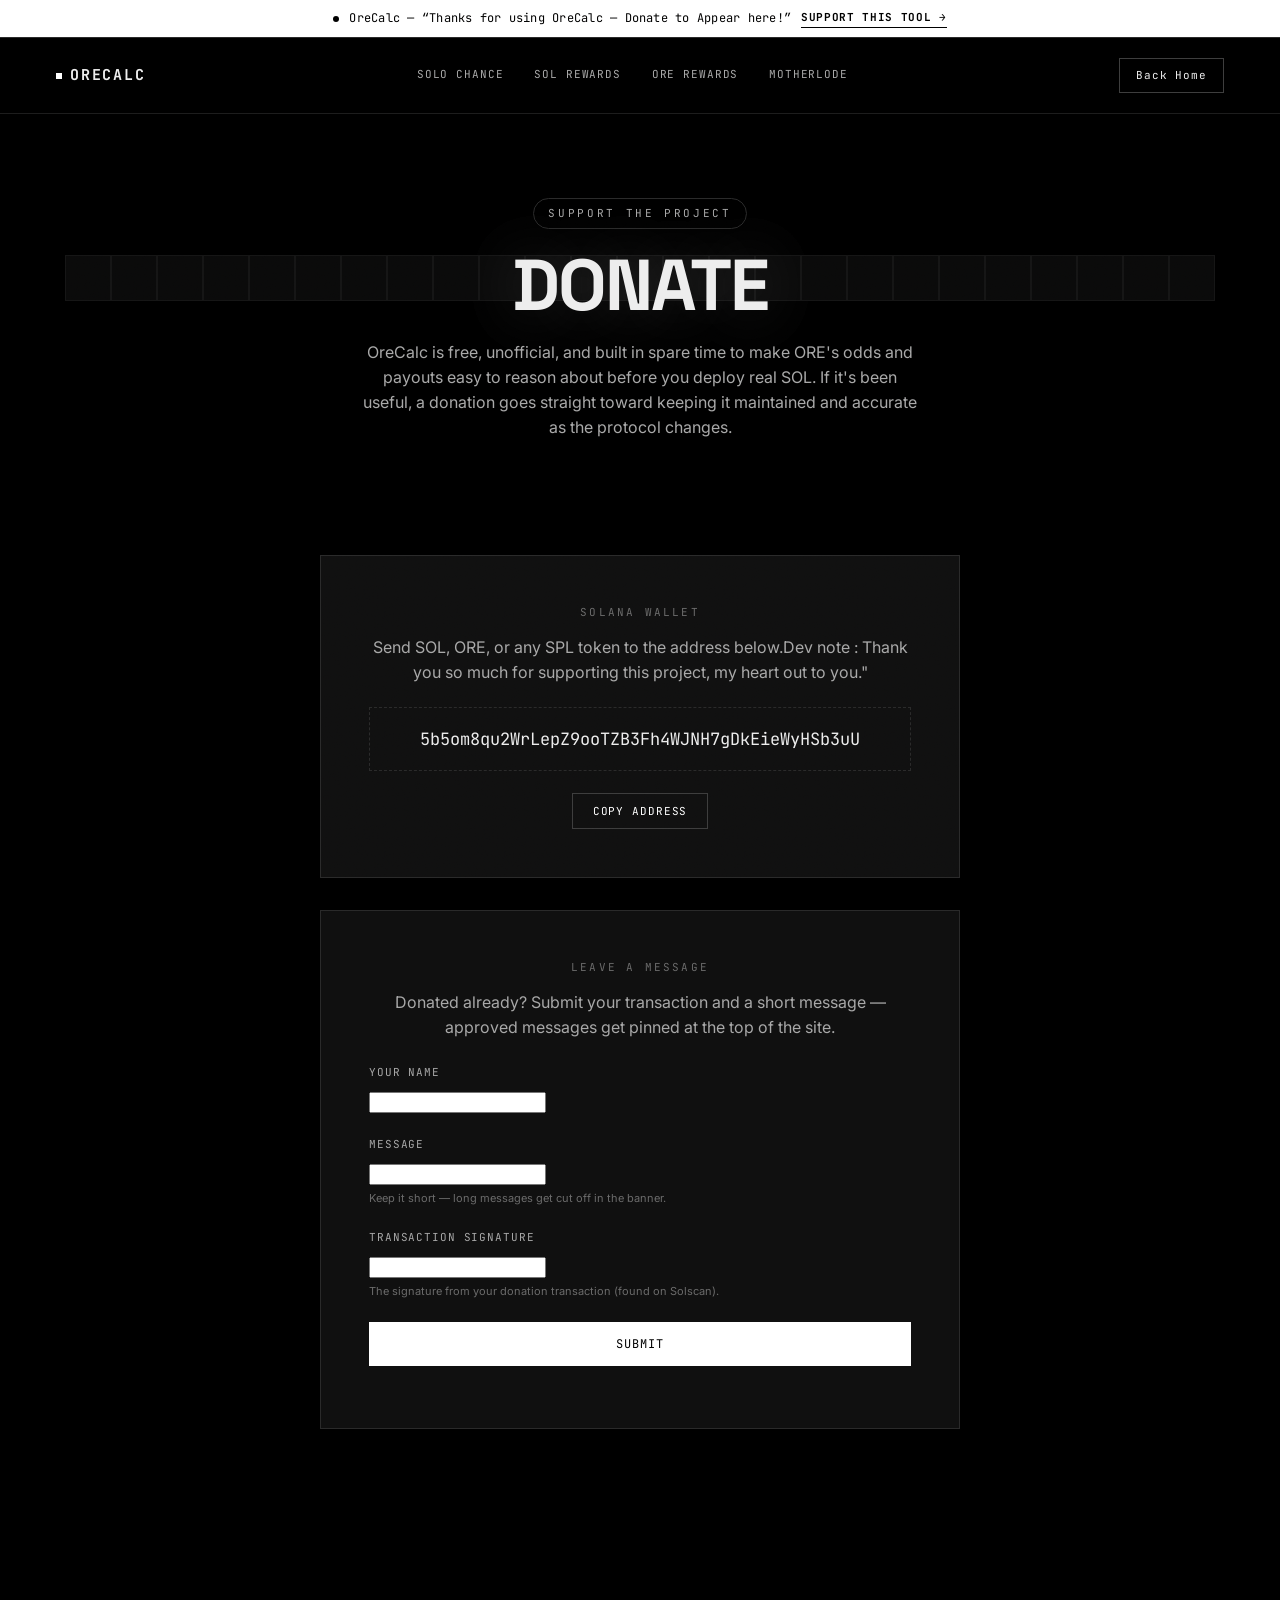
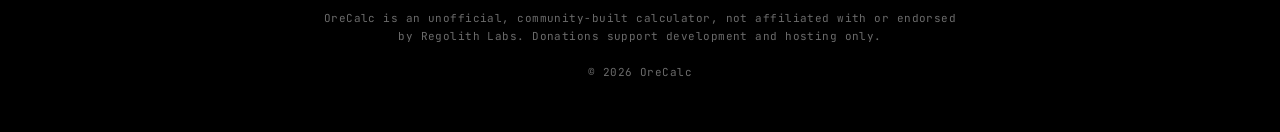
<file: donations.html>
<!DOCTYPE html>
<html lang="en">
<head>
<meta charset="UTF-8" />
<meta name="viewport" content="width=device-width, initial-scale=1.0" />
<title>Donate — OreCalc</title>
<link rel="preconnect" href="https://fonts.googleapis.com">
<link href="https://fonts.googleapis.com/css2?family=Space+Grotesk:wght@500;700&family=JetBrains+Mono:wght@400;500;700&family=Inter:wght@400;500&display=swap" rel="stylesheet">
<link rel="stylesheet" href="css/style.css" />
</head>
<body>
<div class="grain"></div>

<nav class="nav">
  <div class="nav__logo"><a href="index.html" style="display:flex;align-items:center;gap:8px;"><span class="dot"></span>ORECALC</a></div>
  <div class="nav__links">
    <a href="index.html#solo-chance">Solo Chance</a>
    <a href="index.html#sol-rewards">SOL Rewards</a>
    <a href="index.html#ore-rewards">ORE Rewards</a>
    <a href="index.html#motherlode">Motherlode</a>
  </div>
  <a class="nav__cta" href="index.html">Back Home</a>
</nav>

<header class="hero" style="min-height: 60vh; padding-top: 198px;">
  <div class="hero__grid-bg" id="hero-grid" style="opacity:0.5;"></div>
  <span class="hero__kicker">Support the project</span>
  <h1 class="hero__title" style="font-size: clamp(36px, 7vw, 72px);">DONATE</h1>
  <p class="hero__sub">OreCalc is free, unofficial, and built in spare time to make ORE's odds and payouts easy to reason about before you deploy real SOL. If it's been useful, a donation goes straight toward keeping it maintained and accurate as the protocol changes.</p>
</header>

<section class="section" style="border-bottom: none; padding-top: 0;">
  <div class="wallet-box reveal">
    <span class="section__eyebrow">Solana Wallet</span>
    <p style="color: var(--gray-300); margin: 10px 0 0;">Send SOL, ORE, or any SPL token to the address below.Dev note : Thank you so much for supporting this project, my heart out to you."</p>
    <div class="addr" id="wallet-address">5b5om8qu2WrLepZ9ooTZB3Fh4WJNH7gDkEieWyHSb3uU</div>
    <button class="copy-btn" id="copy-btn">Copy Address</button>
  </div>

  <div class="wallet-box reveal" style="margin-top: 32px; text-align: left;">
    <span class="section__eyebrow" style="text-align:center; display:block;">Leave a message</span>
    <p style="color: var(--gray-300); margin: 10px 0 24px; text-align:center;">Donated already? Submit your transaction and a short message — approved messages get pinned at the top of the site.</p>
    <form id="donor-message-form">
      <div class="field">
        <label for="donor-name">Your name</label>
        <input type="text" id="donor-name" maxlength="40" required />
      </div>
      <div class="field">
        <label for="donor-message">Message</label>
        <input type="text" id="donor-message" maxlength="120" required />
        <span class="hint">Keep it short — long messages get cut off in the banner.</span>
      </div>
      <div class="field">
        <label for="donor-signature">Transaction signature</label>
        <input type="text" id="donor-signature" required />
        <span class="hint">The signature from your donation transaction (found on Solscan).</span>
      </div>
      <button type="submit" class="btn btn--solid" style="width:100%;">Submit</button>
      <p id="donor-form-status" style="text-align:center; margin-top:14px; font-family: var(--font-mono); font-size: 12px; color: var(--gray-300);"></p>
    </form>
  </div>
</section>

<footer>
  <p class="disclaimer">OreCalc is an unofficial, community-built calculator, not affiliated with or endorsed by Regolith Labs. Donations support development and hosting only.</p>
  <p>&copy; <span id="year"></span> OreCalc</p>
</footer>

<script src="js/donor-config.js"></script>
<script src="js/donor-banner.js"></script>
<script src="js/donor-form-config.js"></script>
<script src="js/donor-form.js"></script>
<script src="js/script.js"></script>
<script>
  document.getElementById("copy-btn").addEventListener("click", () => {
    const addr = document.getElementById("wallet-address").textContent.trim();
    navigator.clipboard.writeText(addr).then(() => {
      const btn = document.getElementById("copy-btn");
      const original = btn.textContent;
      btn.textContent = "Copied!";
      btn.classList.add("copied");
      setTimeout(() => {
        btn.textContent = original;
        btn.classList.remove("copied");
      }, 1800);
    });
  });
</script>
</body>
</html>
</file>
<file: css/style.css>
/* ============================================================
   OreCalc — Design Tokens
   ============================================================ */
:root {
  --black: #000000;
  --near-black: #0a0a0a;
  --charcoal: #141414;
  --panel: #101010;
  --line: #2a2a2a;
  --line-soft: #1c1c1c;
  --gray-700: #3d3d3d;
  --gray-500: #6b6b6b;
  --gray-300: #a8a8a8;
  --white: #ffffff;
  --off-white: #ededed;
  --glow: rgba(255, 255, 255, 0.16);
  --glow-strong: rgba(255, 255, 255, 0.32);

  --font-display: "Space Grotesk", sans-serif;
  --font-mono: "JetBrains Mono", monospace;
  --font-body: "Inter", sans-serif;

  --radius: 2px;
  --container: 1080px;
}

* { box-sizing: border-box; }
html { scroll-behavior: smooth; }

body {
  margin: 0;
  background: var(--black);
  color: var(--off-white);
  font-family: var(--font-body);
  line-height: 1.55;
  -webkit-font-smoothing: antialiased;
  overflow-x: hidden;
}

a { color: inherit; text-decoration: none; }

::selection { background: var(--white); color: var(--black); }

/* Grain / noise overlay for tactile "ore" feel */
.grain {
  position: fixed;
  inset: 0;
  pointer-events: none;
  z-index: 999;
  opacity: 0.05;
  mix-blend-mode: overlay;
  background-image: url("data:image/svg+xml,%3Csvg xmlns='http://www.w3.org/2000/svg' width='120' height='120'%3E%3Cfilter id='n'%3E%3CfeTurbulence type='fractalNoise' baseFrequency='0.9' numOctaves='2' stitchTiles='stitch'/%3E%3C/filter%3E%3Crect width='100%25' height='100%25' filter='url(%23n)'/%3E%3C/svg%3E");
}

/* ============================================================
   Nav
   ============================================================ */
.nav {
  position: fixed;
  top: 38px;
  left: 0;
  right: 0;
  z-index: 500;
  display: flex;
  align-items: center;
  justify-content: space-between;
  padding: 20px clamp(20px, 5vw, 56px);
  background: rgba(0, 0, 0, 0.72);
  backdrop-filter: blur(10px);
  border-bottom: 1px solid var(--line-soft);
}

.nav__logo {
  font-family: var(--font-mono);
  font-weight: 700;
  font-size: 15px;
  letter-spacing: 0.12em;
  display: flex;
  align-items: center;
  gap: 8px;
}

.nav__logo .dot { width: 6px; height: 6px; background: var(--white); display: inline-block; animation: pulse-dot 2.4s ease-in-out infinite; }

.nav__links {
  display: flex;
  gap: clamp(14px, 2.4vw, 32px);
  font-family: var(--font-mono);
  font-size: 11px;
  letter-spacing: 0.08em;
  text-transform: uppercase;
}

.nav__links a {
  color: var(--gray-300);
  position: relative;
  padding-bottom: 3px;
  transition: color 0.25s ease;
}
.nav__links a::after {
  content: "";
  position: absolute;
  left: 0; bottom: 0;
  width: 0; height: 1px;
  background: var(--white);
  transition: width 0.3s ease;
}
.nav__links a:hover { color: var(--white); }
.nav__links a:hover::after { width: 100%; }

.nav__cta {
  font-family: var(--font-mono);
  font-size: 11px;
  letter-spacing: 0.08em;
  border: 1px solid var(--gray-700);
  padding: 8px 16px;
  transition: all 0.25s ease;
}
.nav__cta:hover { border-color: var(--white); box-shadow: 0 0 18px var(--glow); }

@media (max-width: 780px) {
  .nav__links { display: none; }
}

/* ============================================================
   Hero
   ============================================================ */
.hero {
  position: relative;
  min-height: 100vh;
  display: flex;
  flex-direction: column;
  align-items: center;
  justify-content: center;
  text-align: center;
  padding: 178px 20px 80px;
  overflow: hidden;
}

.hero__grid-bg {
  position: absolute;
  inset: 0;
  z-index: 0;
  display: flex;
  align-items: center;
  justify-content: center;
  opacity: 0.85;
}

.hero__kicker {
  position: relative;
  z-index: 2;
  font-family: var(--font-mono);
  font-size: 11px;
  letter-spacing: 0.24em;
  text-transform: uppercase;
  color: var(--gray-300);
  margin-bottom: 22px;
  border: 1px solid var(--line);
  padding: 6px 14px;
  border-radius: 999px;
}

.hero__title {
  position: relative;
  z-index: 2;
  font-family: var(--font-display);
  font-weight: 700;
  font-size: clamp(48px, 9vw, 108px);
  letter-spacing: -0.03em;
  line-height: 0.96;
  margin: 0 0 20px;
  text-shadow: 0 0 60px var(--glow);
}

.hero__title .flicker { animation: flicker 5.5s ease-in-out infinite; }

.hero__sub {
  position: relative;
  z-index: 2;
  max-width: 560px;
  font-size: 16px;
  color: var(--gray-300);
  margin: 0 0 36px;
}

.hero__actions {
  position: relative;
  z-index: 2;
  display: flex;
  gap: 14px;
  flex-wrap: wrap;
  justify-content: center;
}

.btn {
  font-family: var(--font-mono);
  font-size: 12px;
  letter-spacing: 0.08em;
  text-transform: uppercase;
  padding: 13px 26px;
  border: 1px solid var(--gray-700);
  cursor: pointer;
  background: transparent;
  color: var(--white);
  transition: all 0.25s ease;
  position: relative;
}
.btn--solid { background: var(--white); color: var(--black); border-color: var(--white); }
.btn:hover { box-shadow: 0 0 24px var(--glow-strong); border-color: var(--white); }
.btn--solid:hover { box-shadow: 0 0 24px var(--glow-strong); }

.scroll-cue {
  position: absolute;
  bottom: 34px;
  left: 50%;
  transform: translateX(-50%);
  font-family: var(--font-mono);
  font-size: 10px;
  letter-spacing: 0.2em;
  color: var(--gray-500);
  display: flex;
  flex-direction: column;
  align-items: center;
  gap: 8px;
}
.scroll-cue .line { width: 1px; height: 30px; background: linear-gradient(var(--gray-500), transparent); animation: scrollcue 2s ease-in-out infinite; }

/* ============================================================
   Sections
   ============================================================ */
.section {
  position: relative;
  max-width: var(--container);
  margin: 0 auto;
  padding: 120px 24px;
  border-bottom: 1px solid var(--line-soft);
}

.section__head {
  display: flex;
  align-items: flex-end;
  justify-content: space-between;
  gap: 32px;
  margin-bottom: 56px;
  flex-wrap: wrap;
}

.section__eyebrow {
  font-family: var(--font-mono);
  font-size: 11px;
  letter-spacing: 0.2em;
  text-transform: uppercase;
  color: var(--gray-500);
  margin-bottom: 14px;
  display: block;
}

.section__title {
  font-family: var(--font-display);
  font-size: clamp(30px, 4vw, 46px);
  font-weight: 700;
  letter-spacing: -0.02em;
  margin: 0;
}

.section__desc {
  max-width: 420px;
  color: var(--gray-300);
  font-size: 14.5px;
}

.reveal {
  opacity: 0;
  transform: translateY(28px);
  transition: opacity 0.8s ease, transform 0.8s ease;
}
.reveal.is-visible { opacity: 1; transform: translateY(0); }

/* ============================================================
   Mini grid icons (replace generic icons w/ the actual 5x5 board motif)
   ============================================================ */
.mini-grid {
  display: grid;
  grid-template-columns: repeat(5, 1fr);
  gap: 3px;
  width: 54px;
  height: 54px;
  flex-shrink: 0;
}
.mini-grid span { background: var(--charcoal); border: 1px solid var(--line); }
.mini-grid span.on { background: var(--white); box-shadow: 0 0 10px var(--glow-strong); }

/* ============================================================
   Calculator cards
   ============================================================ */
.calc {
  display: grid;
  grid-template-columns: 1fr 1fr;
  gap: 0;
  border: 1px solid var(--line);
  background: var(--panel);
  position: relative;
}
.calc::before {
  content: "";
  position: absolute;
  top: -1px; left: -1px; right: -1px; height: 1px;
  background: linear-gradient(90deg, transparent, var(--glow-strong), transparent);
  animation: scanline-top 4s linear infinite;
}

.calc__inputs, .calc__output {
  padding: 40px clamp(20px, 3vw, 44px);
}
.calc__inputs { border-right: 1px solid var(--line); }

.field { margin-bottom: 22px; }
.field label {
  display: block;
  font-family: var(--font-mono);
  font-size: 11px;
  letter-spacing: 0.08em;
  text-transform: uppercase;
  color: var(--gray-300);
  margin-bottom: 8px;
}
.field .hint { color: var(--gray-500); font-size: 11px; font-weight: 400; text-transform: none; letter-spacing: 0; display: block; margin-top: 4px; }

.field input[type="number"] {
  width: 100%;
  background: var(--near-black);
  border: 1px solid var(--line);
  color: var(--white);
  font-family: var(--font-mono);
  font-size: 16px;
  padding: 12px 14px;
  transition: border-color 0.2s ease, box-shadow 0.2s ease;
}
.field input[type="number"]:focus {
  outline: none;
  border-color: var(--gray-300);
  box-shadow: 0 0 0 3px rgba(255,255,255,0.06);
}

.calc__output { display: flex; flex-direction: column; justify-content: center; gap: 22px; }

.stat {
  border-bottom: 1px solid var(--line-soft);
  padding-bottom: 18px;
}
.stat:last-child { border-bottom: none; padding-bottom: 0; }
.stat__label {
  font-family: var(--font-mono);
  font-size: 11px;
  letter-spacing: 0.1em;
  text-transform: uppercase;
  color: var(--gray-500);
  margin-bottom: 6px;
}
.stat__value {
  font-family: var(--font-mono);
  font-size: clamp(26px, 3.4vw, 38px);
  font-weight: 700;
  color: var(--white);
  text-shadow: 0 0 24px var(--glow);
}
.stat__value.neg { color: #d8d8d8; }
.stat__sub { font-size: 12px; color: var(--gray-500); margin-top: 4px; }

.fee-breakdown {
  margin-top: 6px;
  border-top: 1px dashed var(--line);
  padding-top: 16px;
  font-family: var(--font-mono);
  font-size: 11.5px;
  color: var(--gray-500);
}
.fee-breakdown div { display: flex; justify-content: space-between; padding: 4px 0; }
.fee-breakdown span:last-child { color: var(--gray-300); }

.odds-split {
  display: flex;
  gap: 14px;
  margin-top: 4px;
}
.odds-split .pill {
  flex: 1;
  text-align: center;
  border: 1px solid var(--line);
  padding: 18px 10px;
  font-family: var(--font-mono);
}
.odds-split .pill .num { font-size: 26px; font-weight: 700; }
.odds-split .pill .lab { font-size: 10px; letter-spacing: 0.1em; text-transform: uppercase; color: var(--gray-500); margin-top: 6px; }

@media (max-width: 860px) {
  .calc { grid-template-columns: 1fr; }
  .calc__inputs { border-right: none; border-bottom: 1px solid var(--line); }
}

/* ============================================================
   Donate teaser + footer
   ============================================================ */
.donate-teaser {
  text-align: center;
  padding: 100px 24px;
}
.donate-teaser p { color: var(--gray-300); max-width: 480px; margin: 14px auto 30px; }

footer {
  padding: 60px 24px 40px;
  text-align: center;
  font-family: var(--font-mono);
  font-size: 11px;
  color: var(--gray-500);
  letter-spacing: 0.04em;
}
footer .disclaimer { max-width: 640px; margin: 0 auto 18px; line-height: 1.7; }

/* ============================================================
   Donations page specific
   ============================================================ */
.wallet-box {
  max-width: 640px;
  margin: 0 auto;
  border: 1px solid var(--line);
  background: var(--panel);
  padding: clamp(24px, 5vw, 48px);
  text-align: center;
}
.wallet-box .addr {
  font-family: var(--font-mono);
  font-size: clamp(13px, 2.4vw, 17px);
  word-break: break-all;
  padding: 18px;
  border: 1px dashed var(--line);
  margin: 22px 0;
  position: relative;
}
.copy-btn {
  font-family: var(--font-mono);
  font-size: 11px;
  letter-spacing: 0.08em;
  text-transform: uppercase;
  border: 1px solid var(--gray-700);
  background: transparent;
  color: var(--white);
  padding: 10px 20px;
  cursor: pointer;
  transition: all 0.2s ease;
}
.copy-btn:hover { border-color: var(--white); box-shadow: 0 0 18px var(--glow); }
.copy-btn.copied { background: var(--white); color: var(--black); }

#donor-form-status.error { color: #d8d8d8; }

/* ============================================================
   Mode switch + snapshot panel
   ============================================================ */
.mode-bar {
  max-width: var(--container);
  margin: 0 auto;
  padding: 40px 24px 60px;
  border-bottom: 1px solid var(--line-soft);
}
.mode-bar__inner { display: flex; flex-direction: column; gap: 24px; align-items: center; }

.mode-switch {
  display: inline-flex;
  border: 1px solid var(--line);
  padding: 4px;
  gap: 4px;
}
.mode-btn {
  font-family: var(--font-mono);
  font-size: 12px;
  letter-spacing: 0.08em;
  text-transform: uppercase;
  padding: 10px 22px;
  background: transparent;
  border: none;
  color: var(--gray-300);
  cursor: pointer;
  transition: all 0.2s ease;
}
.mode-btn.active { background: var(--white); color: var(--black); }
.mode-btn:not(.active):hover { color: var(--white); }

#snapshot-panel { width: 100%; max-width: 720px; }
.snapshot-head {
  display: flex;
  justify-content: space-between;
  align-items: baseline;
  margin-bottom: 16px;
  font-family: var(--font-mono);
  font-size: 12px;
}
.snapshot-round { color: var(--white); font-weight: 700; letter-spacing: 0.05em; }
.snapshot-status { color: var(--gray-500); }
.snapshot-status.error { color: var(--gray-300); }

.snapshot-grid {
  display: grid;
  grid-template-columns: repeat(4, 1fr);
  gap: 10px;
}
.snap-stat {
  border: 1px solid var(--line);
  background: var(--panel);
  padding: 16px 10px;
  text-align: center;
  cursor: pointer;
  transition: all 0.2s ease;
  display: flex;
  flex-direction: column;
  gap: 8px;
}
.snap-stat:hover { border-color: var(--gray-300); }
.snap-stat.active { border-color: var(--white); box-shadow: 0 0 16px var(--glow); background: var(--charcoal); }
.snap-label {
  font-family: var(--font-mono);
  font-size: 10px;
  letter-spacing: 0.08em;
  text-transform: uppercase;
  color: var(--gray-500);
}
.snap-value { font-family: var(--font-mono); font-size: 15px; color: var(--white); font-weight: 700; }
.snapshot-hint { font-size: 12px; color: var(--gray-500); text-align: center; margin-top: 14px; }

.debug-box {
  margin-top: 20px;
  border: 1px dashed var(--line);
  padding: 16px;
  font-family: var(--font-mono);
  font-size: 11px;
  color: var(--gray-300);
}
.debug-box p { margin: 0 0 10px; color: var(--gray-500); }
.debug-box pre { white-space: pre-wrap; word-break: break-all; margin: 0; color: var(--white); }

@media (max-width: 640px) {
  .snapshot-grid { grid-template-columns: repeat(2, 1fr); }
}

.field input[type="number"].locked {
  background: var(--charcoal);
  color: var(--gray-300);
  cursor: not-allowed;
  border-style: dashed;
}

/* ============================================================
   Donor banner (sitewide, sits above the nav)
   ============================================================ */
.donor-banner {
  position: fixed;
  top: 0;
  left: 0;
  right: 0;
  z-index: 600;
  height: 38px;
  background: var(--white);
  border-bottom: 1px solid var(--line);
}
.donor-banner__inner {
  display: flex;
  align-items: center;
  justify-content: center;
  gap: 10px;
  height: 100%;
  padding: 0 16px;
  color: var(--black);
  transition: opacity 0.2s ease;
}
.donor-banner__inner:hover { opacity: 0.75; }
.donor-banner__dot {
  width: 6px;
  height: 6px;
  background: var(--black);
  border-radius: 50%;
  flex-shrink: 0;
  animation: pulse-dot-dark 2.4s ease-in-out infinite;
}
.donor-banner__text {
  font-family: var(--font-mono);
  font-size: 12px;
  letter-spacing: 0.02em;
  white-space: nowrap;
  overflow: hidden;
  text-overflow: ellipsis;
  max-width: 62vw;
  transition: opacity 0.25s ease;
}
.donor-banner__cta {
  font-family: var(--font-mono);
  font-size: 11px;
  letter-spacing: 0.06em;
  text-transform: uppercase;
  font-weight: 700;
  flex-shrink: 0;
  border-bottom: 1px solid var(--black);
}
@media (max-width: 640px) {
  .donor-banner {
    height: auto;
    min-height: 48px;
  }
  .donor-banner__inner {
    flex-wrap: wrap;
    row-gap: 2px;
    padding: 8px 16px;
  }
  .donor-banner__cta { display: none; }
  .donor-banner__text {
    max-width: calc(100% - 16px);
    white-space: normal;
    overflow: visible;
    text-overflow: clip;
    font-size: 11px;
    line-height: 1.4;
    text-align: center;
  }
  .nav { top: 48px; }
}
@keyframes pulse-dot-dark {
  0%, 100% { opacity: 1; }
  50% { opacity: 0.25; }
}

/* ============================================================
   Animations
   ============================================================ */
@keyframes pulse-dot {
  0%, 100% { opacity: 1; box-shadow: 0 0 0 0 rgba(255,255,255,0.5); }
  50% { opacity: 0.3; box-shadow: 0 0 0 6px rgba(255,255,255,0); }
}
@keyframes flicker {
  0%, 92%, 100% { opacity: 1; }
  93% { opacity: 0.4; }
  94% { opacity: 1; }
  95% { opacity: 0.6; }
  96% { opacity: 1; }
}
@keyframes scrollcue {
  0% { transform: scaleY(0); transform-origin: top; opacity: 0; }
  50% { transform: scaleY(1); transform-origin: top; opacity: 1; }
  51% { transform-origin: bottom; }
  100% { transform: scaleY(0); transform-origin: bottom; opacity: 0; }
}
@keyframes scanline-top {
  0% { background-position: -200% 0; }
  100% { background-position: 200% 0; }
}
</file>
